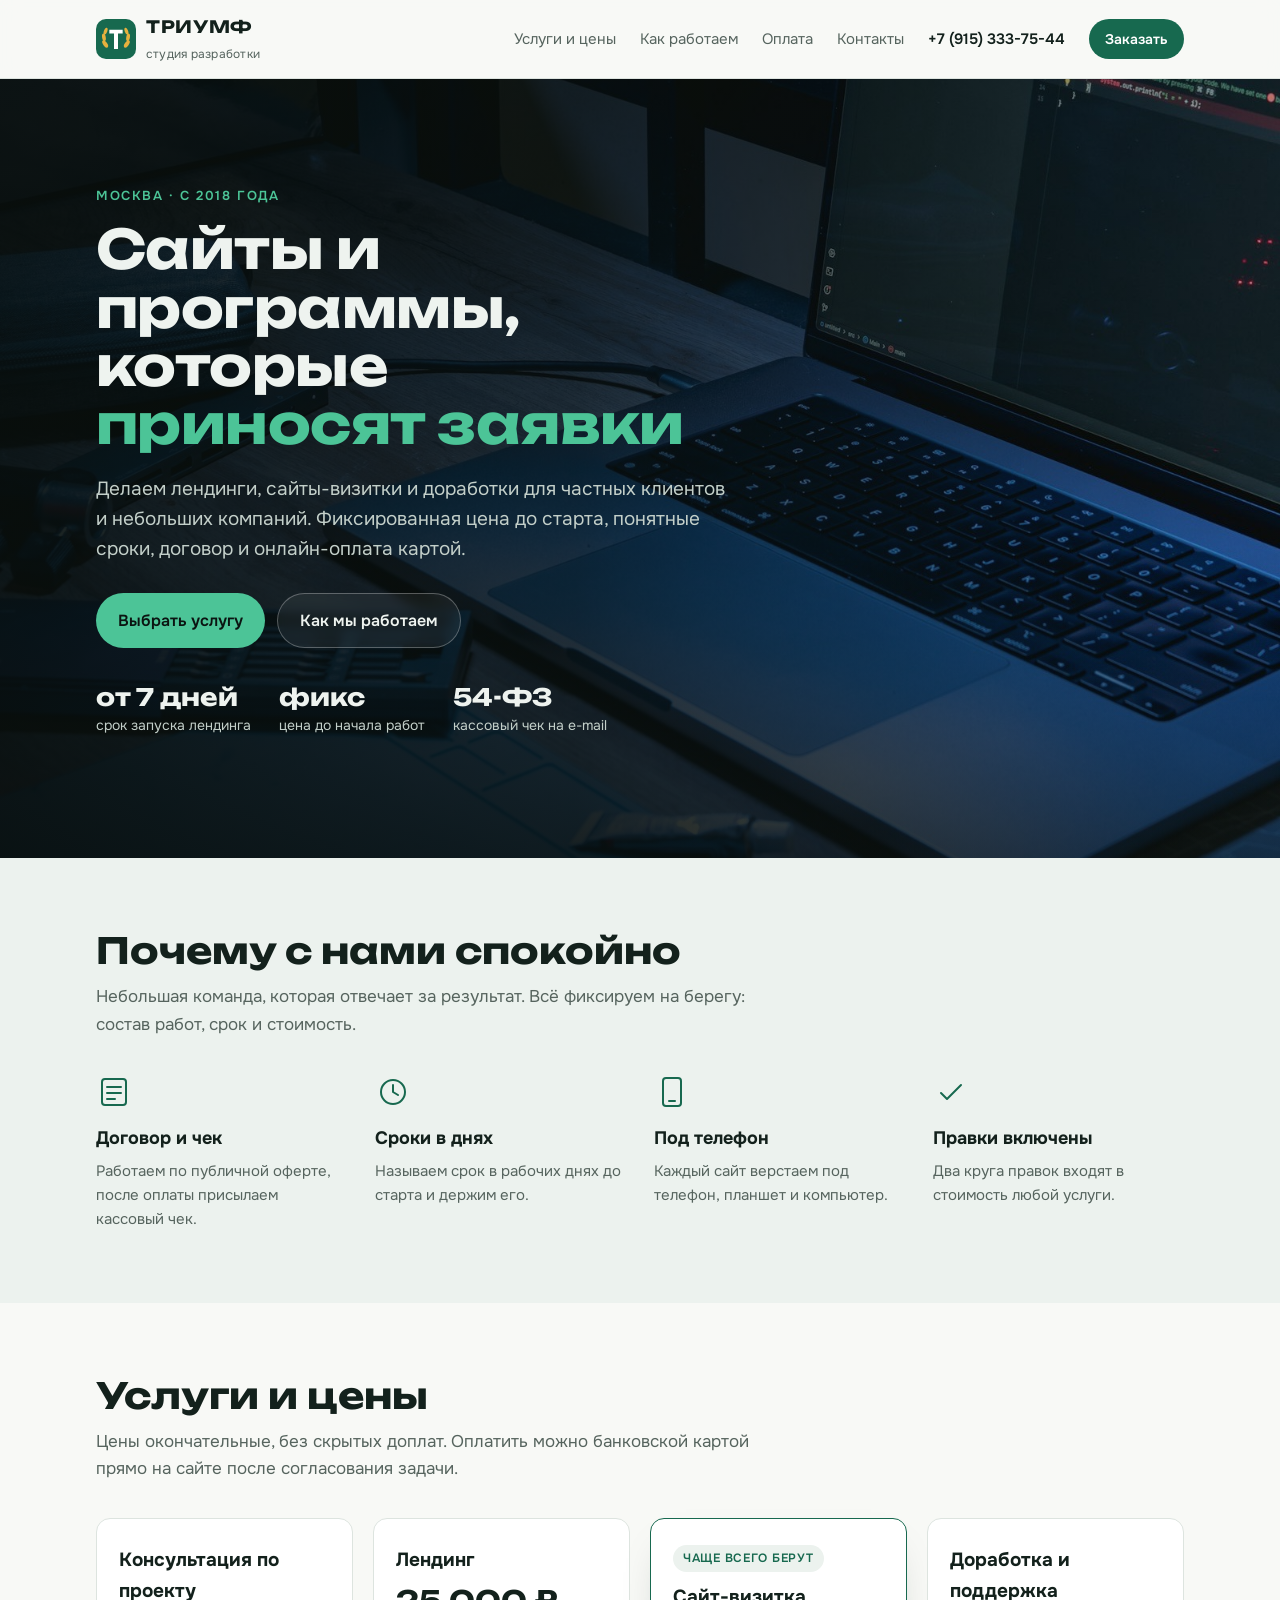
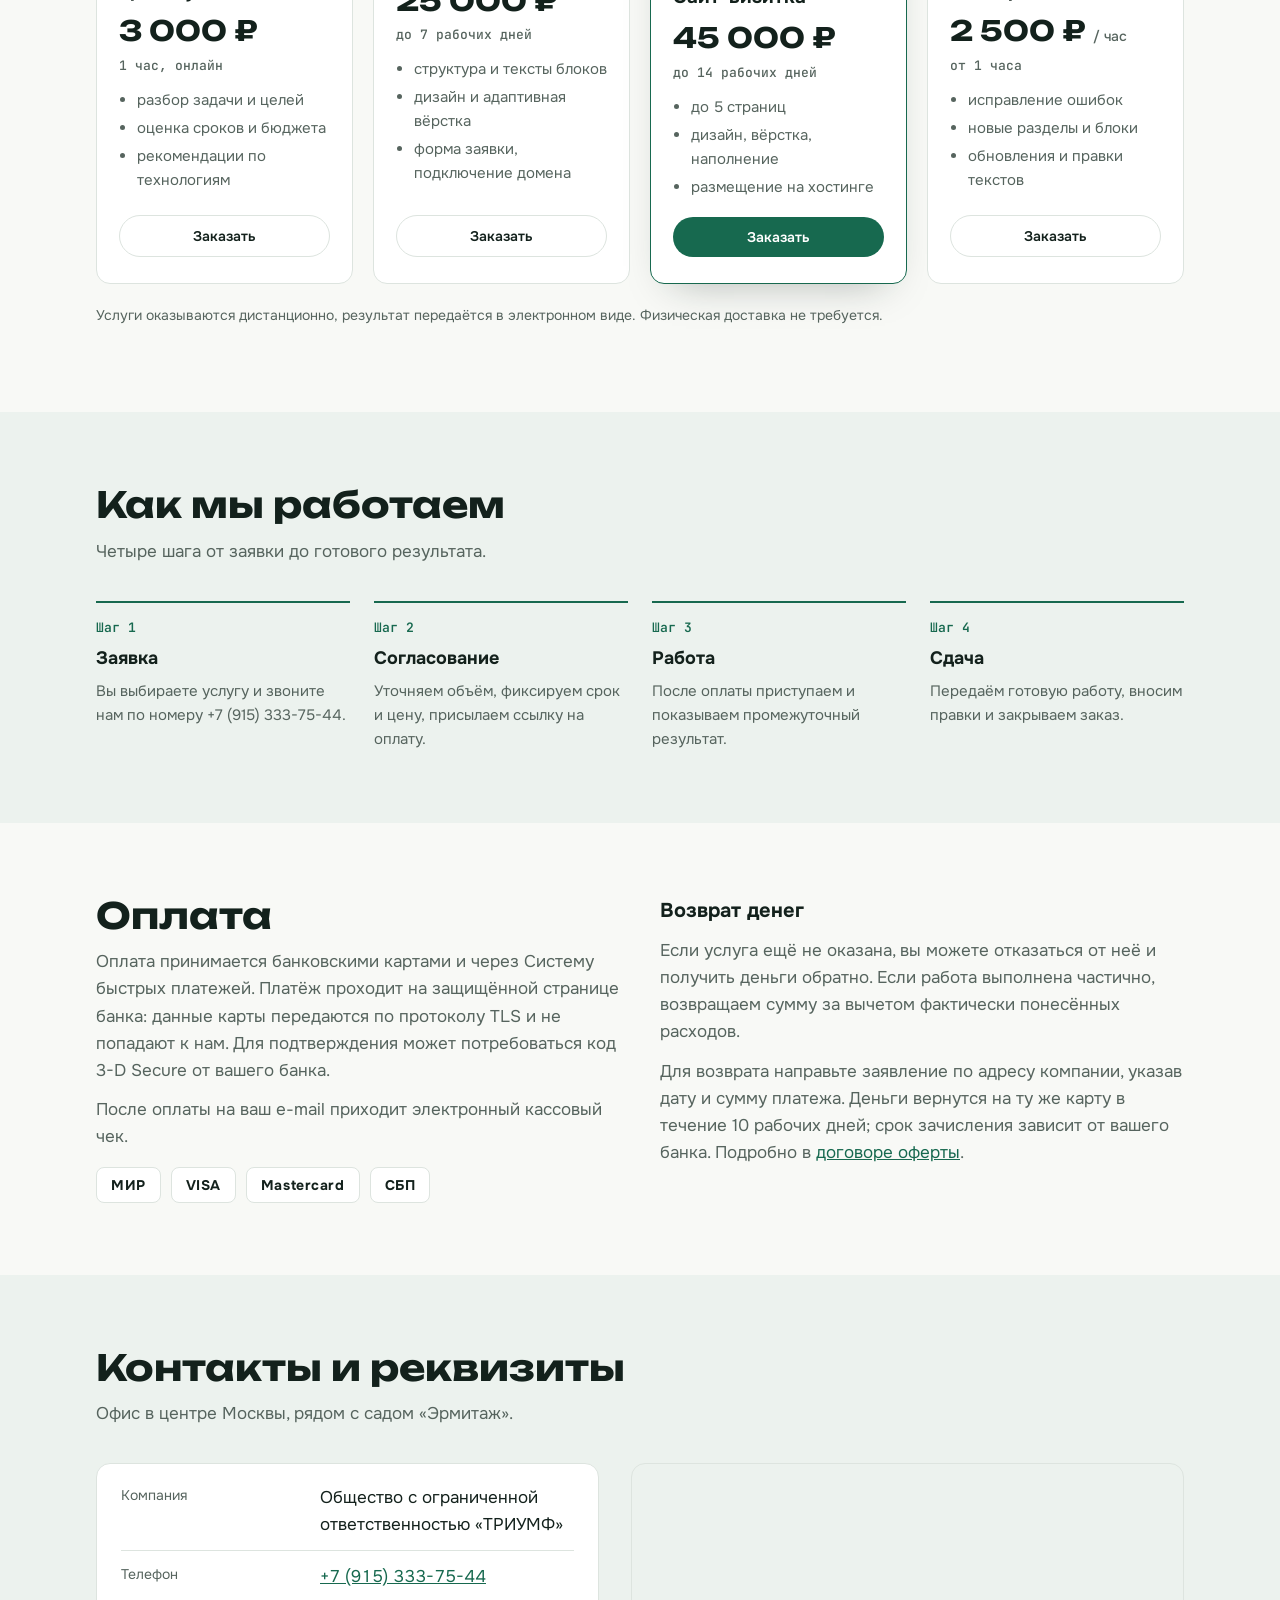
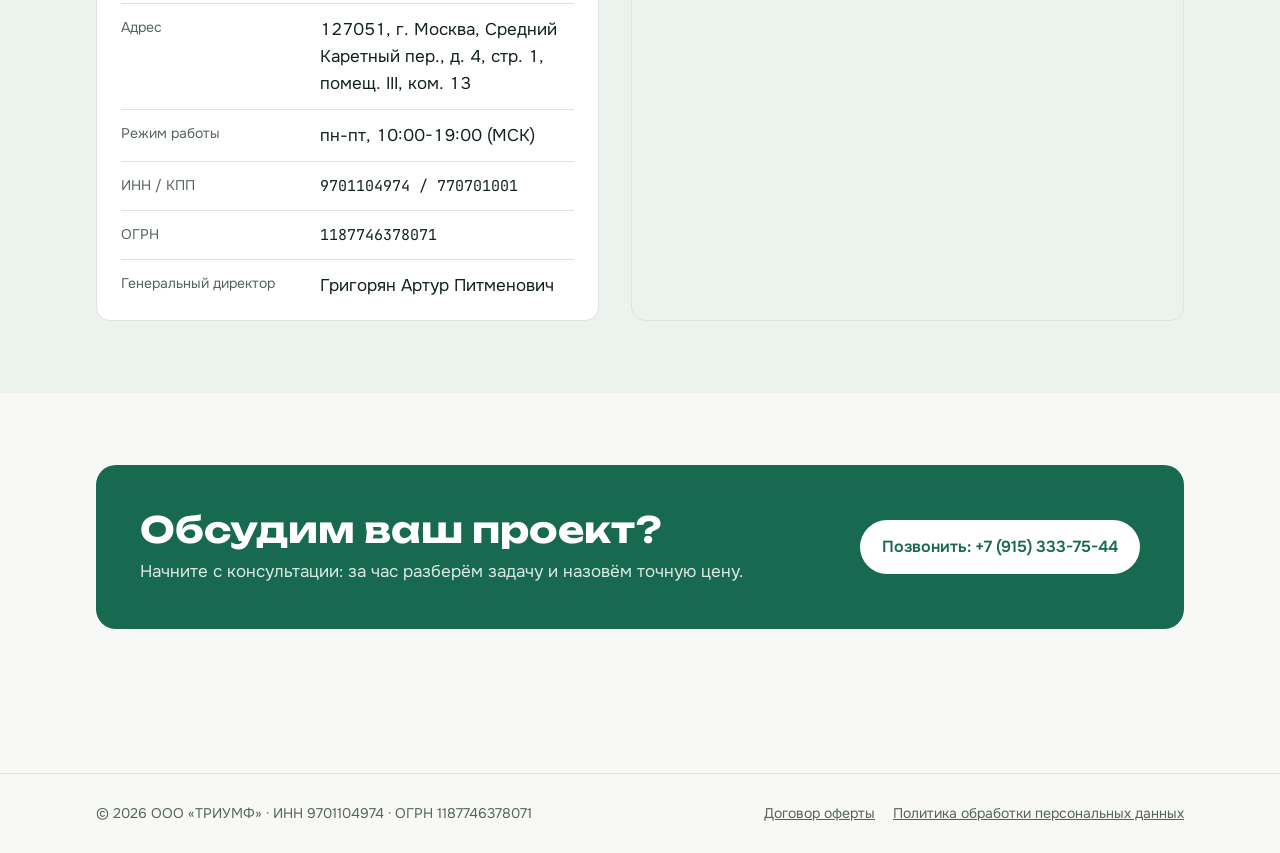
<file: index.html>
<!doctype html>
<html lang="ru">
<head>
<meta charset="utf-8">
<meta name="viewport" content="width=device-width, initial-scale=1, viewport-fit=cover">
<title>Триумф: разработка сайтов</title>
<meta name="description" content="ООО «ТРИУМФ»: разработка сайтов и программ в Москве. Фиксированные цены, договор и онлайн-оплата картой.">
<link rel="icon" href="logo.svg" type="image/svg+xml">
<link rel="preconnect" href="https://fonts.googleapis.com">
<link rel="preconnect" href="https://fonts.gstatic.com" crossorigin>
<link rel="stylesheet" href="https://fonts.googleapis.com/css2?family=Unbounded:wght@600;700&family=Onest:wght@400;500;600;700&family=JetBrains+Mono:wght@500;600&display=swap">
<link rel="stylesheet" href="style.css">
<style>
  .f-surface { fill: var(--surface); } .f-tint { fill: var(--tint); } .f-line { fill: var(--line); }
  .f-fg { fill: var(--fg); } .f-accent { fill: var(--accent); } .f-gold { fill: var(--gold); } .f-muted { fill: var(--muted); }
  .s-accent { stroke: var(--accent); } .s-gold { stroke: var(--gold); } .s-onaccent { stroke: var(--accent-fg); }
  .feat svg * { fill: none; stroke: var(--accent); stroke-width: 2; stroke-linecap: round; stroke-linejoin: round; }
</style>
</head>
<body>

<header class="top">
  <div class="wrap">
    <a class="brand" href="index.html">
      <img src="logo.svg" alt="" width="40" height="40">
      <span><b>ТРИУМФ</b><small>студия разработки</small></span>
    </a>
    <nav class="menu">
      <a href="#services">Услуги и цены</a>
      <a href="#process">Как работаем</a>
      <a href="#payment">Оплата</a>
      <a href="#contacts">Контакты</a>
      <a class="phone" href="tel:+79153337544">+7 (915) 333-75-44</a>
      <a class="btn small" href="#services">Заказать</a>
    </nav>
  </div>
</header>

<main>
  <section class="hero">
    <div class="hero-bg" aria-hidden="true"><img src="hero.jpg" alt="" width="1600" height="1300" fetchpriority="high"></div>
    <div class="wrap">
      <div>
        <p class="eyebrow">Москва · с 2018 года</p>
        <h1>Сайты и программы, которые <em>приносят заявки</em></h1>
        <p class="lead">Делаем лендинги, сайты-визитки и доработки для частных клиентов и небольших компаний. Фиксированная цена до старта, понятные сроки, договор и онлайн-оплата картой.</p>
        <div class="actions">
          <a class="btn" href="#services">Выбрать услугу</a>
          <a class="btn ghost" href="#process">Как мы работаем</a>
        </div>
        <ul class="facts">
          <li><b>от 7 дней</b><span>срок запуска лендинга</span></li>
          <li><b>фикс</b><span>цена до начала работ</span></li>
          <li><b>54-ФЗ</b><span>кассовый чек на e-mail</span></li>
        </ul>
      </div>
    </div>
  </section>

  <section class="sec tint">
    <div class="wrap">
      <h2>Почему с нами спокойно</h2>
      <p class="sub">Небольшая команда, которая отвечает за результат. Всё фиксируем на берегу: состав работ, срок и стоимость.</p>
      <div class="feats">
        <div class="feat">
          <svg viewBox="0 0 36 36"><rect x="6" y="5" width="24" height="26" rx="3"/><path d="M11 13h14M11 19h14M11 25h8"/></svg>
          <h3>Договор и чек</h3>
          <p>Работаем по публичной оферте, после оплаты присылаем кассовый чек.</p>
        </div>
        <div class="feat">
          <svg viewBox="0 0 36 36"><circle cx="18" cy="18" r="12"/><path d="M18 11v7l5 3"/></svg>
          <h3>Сроки в днях</h3>
          <p>Называем срок в рабочих днях до старта и держим его.</p>
        </div>
        <div class="feat">
          <svg viewBox="0 0 36 36"><rect x="9" y="4" width="18" height="28" rx="3"/><path d="M15 27h6"/></svg>
          <h3>Под телефон</h3>
          <p>Каждый сайт верстаем под телефон, планшет и компьютер.</p>
        </div>
        <div class="feat">
          <svg viewBox="0 0 36 36"><path d="M8 19l6 6 14-14"/></svg>
          <h3>Правки включены</h3>
          <p>Два круга правок входят в стоимость любой услуги.</p>
        </div>
      </div>
    </div>
  </section>

  <section class="sec" id="services">
    <div class="wrap">
      <h2>Услуги и цены</h2>
      <p class="sub">Цены окончательные, без скрытых доплат. Оплатить можно банковской картой прямо на сайте после согласования задачи.</p>
      <div class="prices">
        <article class="plan">
          <h3>Консультация по проекту</h3>
          <div class="cost">3 000 ₽</div>
          <div class="term">1 час, онлайн</div>
          <ul>
            <li>разбор задачи и целей</li>
            <li>оценка сроков и бюджета</li>
            <li>рекомендации по технологиям</li>
          </ul>
          <a class="btn ghost small" href="#contacts">Заказать</a>
        </article>
        <article class="plan">
          <h3>Лендинг</h3>
          <div class="cost">25 000 ₽</div>
          <div class="term">до 7 рабочих дней</div>
          <ul>
            <li>структура и тексты блоков</li>
            <li>дизайн и адаптивная вёрстка</li>
            <li>форма заявки, подключение домена</li>
          </ul>
          <a class="btn ghost small" href="#contacts">Заказать</a>
        </article>
        <article class="plan hit">
          <span class="tag">Чаще всего берут</span>
          <h3>Сайт-визитка</h3>
          <div class="cost">45 000 ₽</div>
          <div class="term">до 14 рабочих дней</div>
          <ul>
            <li>до 5 страниц</li>
            <li>дизайн, вёрстка, наполнение</li>
            <li>размещение на хостинге</li>
          </ul>
          <a class="btn small" href="#contacts">Заказать</a>
        </article>
        <article class="plan">
          <h3>Доработка и поддержка</h3>
          <div class="cost">2 500 ₽ <small>/ час</small></div>
          <div class="term">от 1 часа</div>
          <ul>
            <li>исправление ошибок</li>
            <li>новые разделы и блоки</li>
            <li>обновления и правки текстов</li>
          </ul>
          <a class="btn ghost small" href="#contacts">Заказать</a>
        </article>
      </div>
      <p class="note">Услуги оказываются дистанционно, результат передаётся в электронном виде. Физическая доставка не требуется.</p>
    </div>
  </section>

  <section class="sec tint" id="process">
    <div class="wrap">
      <h2>Как мы работаем</h2>
      <p class="sub">Четыре шага от заявки до готового результата.</p>
      <ol class="steps">
        <li><h3>Заявка</h3><p>Вы выбираете услугу и звоните нам по номеру +7 (915) 333-75-44.</p></li>
        <li><h3>Согласование</h3><p>Уточняем объём, фиксируем срок и цену, присылаем ссылку на оплату.</p></li>
        <li><h3>Работа</h3><p>После оплаты приступаем и показываем промежуточный результат.</p></li>
        <li><h3>Сдача</h3><p>Передаём готовую работу, вносим правки и закрываем заказ.</p></li>
      </ol>
    </div>
  </section>

  <section class="sec" id="payment">
    <div class="wrap pay">
      <div>
        <h2>Оплата</h2>
        <p>Оплата принимается банковскими картами и через Систему быстрых платежей. Платёж проходит на защищённой странице банка: данные карты передаются по протоколу TLS и не попадают к нам. Для подтверждения может потребоваться код 3-D Secure от вашего банка.</p>
        <p>После оплаты на ваш e-mail приходит электронный кассовый чек.</p>
        <div class="cards"><span>МИР</span><span>VISA</span><span>Mastercard</span><span>СБП</span></div>
      </div>
      <div>
        <h3>Возврат денег</h3>
        <p>Если услуга ещё не оказана, вы можете отказаться от неё и получить деньги обратно. Если работа выполнена частично, возвращаем сумму за вычетом фактически понесённых расходов.</p>
        <p>Для возврата направьте заявление по адресу компании, указав дату и сумму платежа. Деньги вернутся на ту же карту в течение 10 рабочих дней; срок зачисления зависит от вашего банка. Подробно в <a href="oferta.html">договоре оферты</a>.</p>
      </div>
    </div>
  </section>

  <section class="sec tint" id="contacts">
    <div class="wrap">
      <h2>Контакты и реквизиты</h2>
      <p class="sub">Офис в центре Москвы, рядом с садом «Эрмитаж».</p>
      <div class="contact">
        <div class="req">
          <dl>
            <div><dt>Компания</dt><dd>Общество с ограниченной ответственностью «ТРИУМФ»</dd></div>
            <div><dt>Телефон</dt><dd><a href="tel:+79153337544">+7 (915) 333-75-44</a></dd></div>
            <div><dt>Адрес</dt><dd>127051, г. Москва, Средний Каретный пер., д. 4, стр. 1, помещ. III, ком. 13</dd></div>
            <div><dt>Режим работы</dt><dd>пн-пт, 10:00-19:00 (МСК)</dd></div>
            <div><dt>ИНН / КПП</dt><dd class="num">9701104974 / 770701001</dd></div>
            <div><dt>ОГРН</dt><dd class="num">1187746378071</dd></div>
            <div><dt>Генеральный директор</dt><dd>Григорян Артур Питменович</dd></div>
          </dl>
        </div>
        <div class="map">
          <iframe title="Карта: Средний Каретный переулок, 4с1" loading="lazy"
            src="https://yandex.ru/map-widget/v1/?text=%D0%9C%D0%BE%D1%81%D0%BA%D0%B2%D0%B0%2C%20%D0%A1%D1%80%D0%B5%D0%B4%D0%BD%D0%B8%D0%B9%20%D0%9A%D0%B0%D1%80%D0%B5%D1%82%D0%BD%D1%8B%D0%B9%20%D0%BF%D0%B5%D1%80%D0%B5%D1%83%D0%BB%D0%BE%D0%BA%2C%204%D1%811&amp;z=16"></iframe>
        </div>
      </div>
    </div>
  </section>

  <section class="sec">
    <div class="wrap">
      <div class="cta">
        <div>
          <h2>Обсудим ваш проект?</h2>
          <p>Начните с консультации: за час разберём задачу и назовём точную цену.</p>
        </div>
        <a class="btn" href="tel:+79153337544">Позвонить: +7 (915) 333-75-44</a>
      </div>
    </div>
  </section>
</main>

<footer class="foot">
  <div class="wrap">
    <div>© 2026 ООО «ТРИУМФ» · ИНН 9701104974 · ОГРН 1187746378071</div>
    <nav><a href="oferta.html">Договор оферты</a><a href="privacy.html">Политика обработки персональных данных</a></nav>
  </div>
</footer>
</body>
</html>
</file>
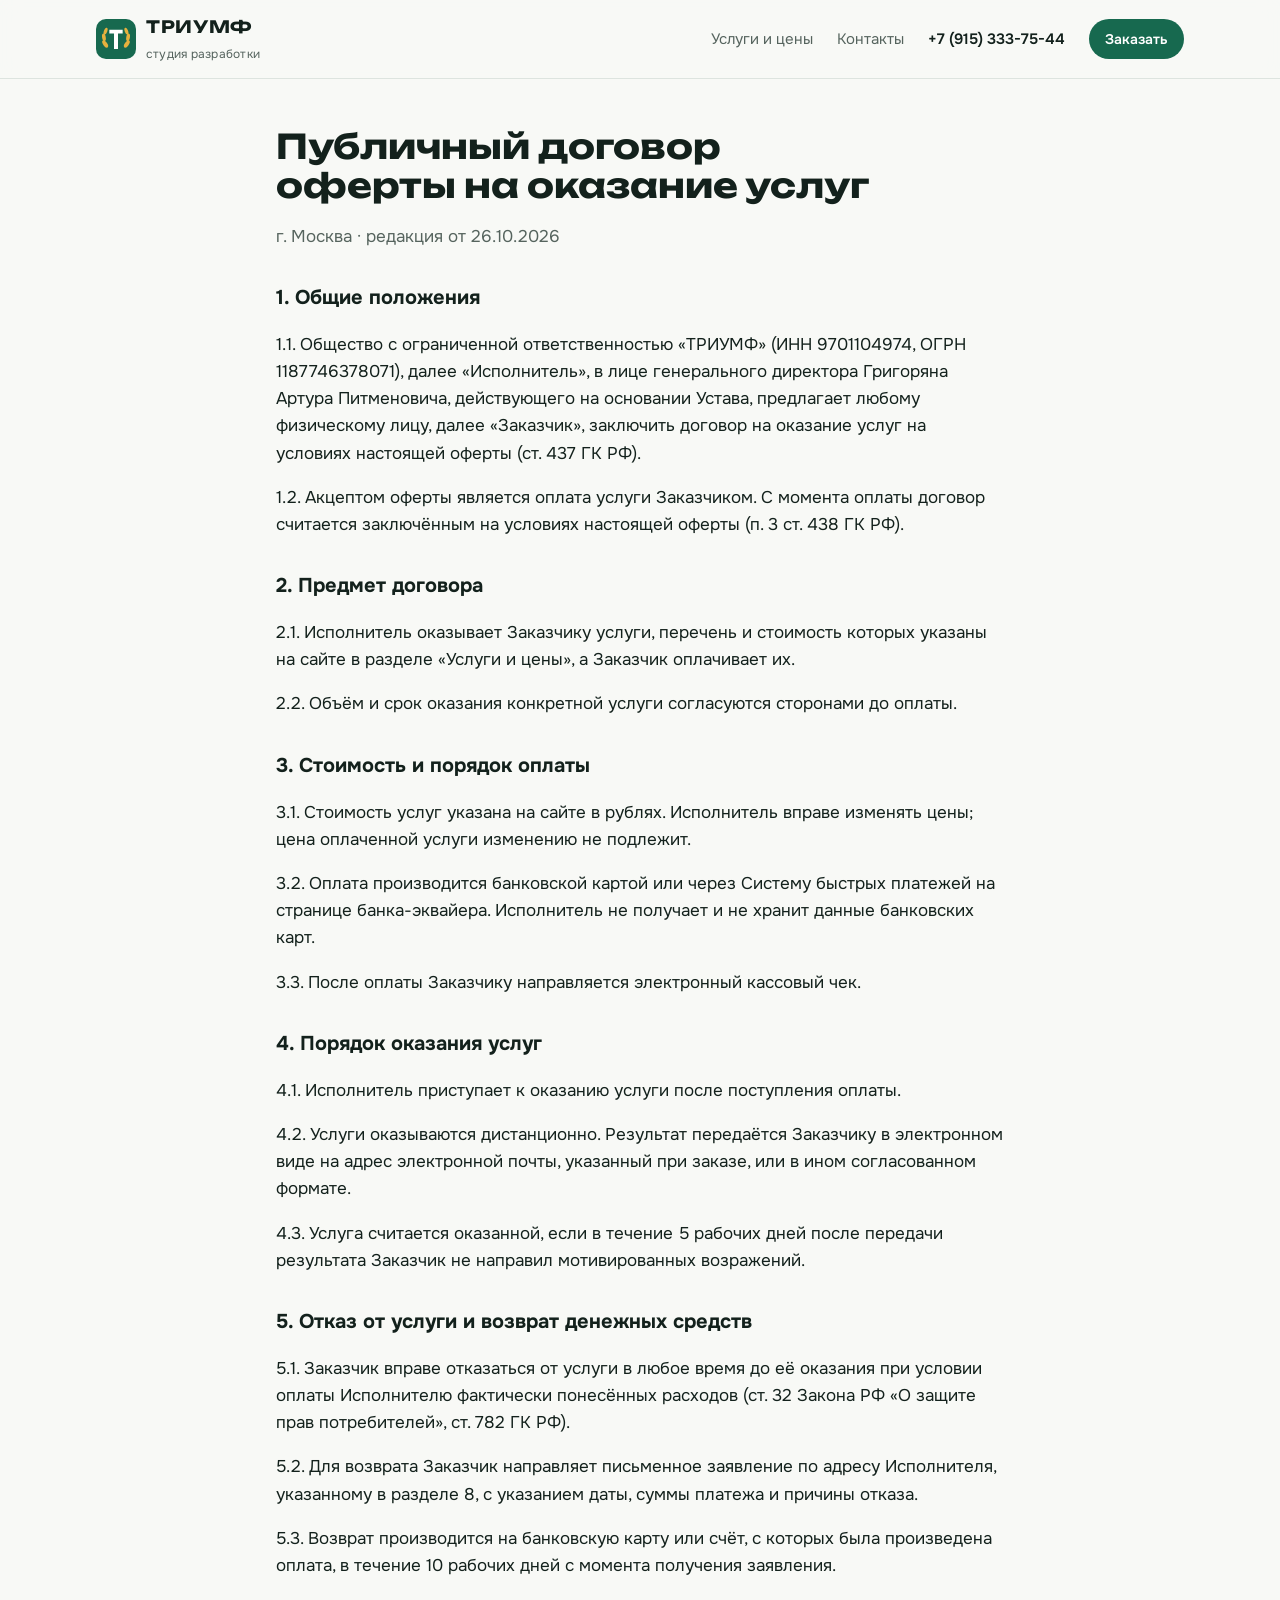
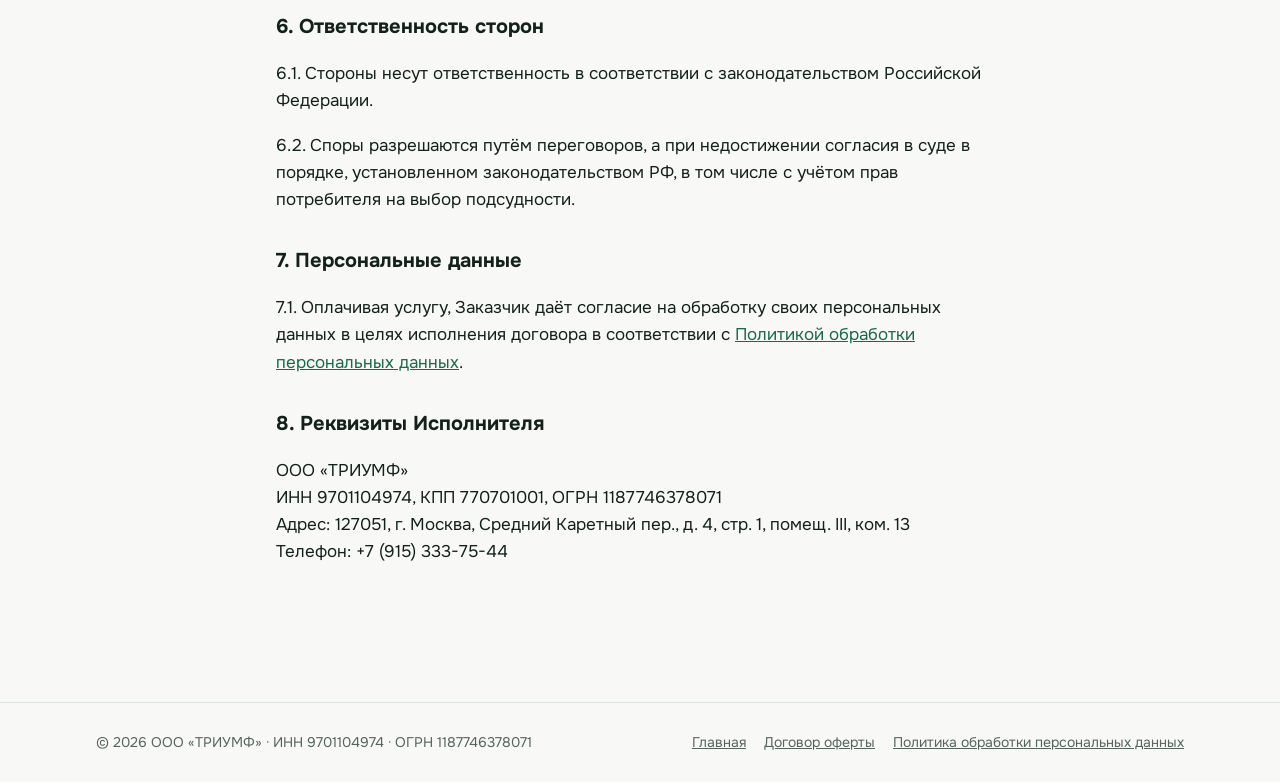
<file: oferta.html>
<!doctype html>
<html lang="ru">
<head>
<meta charset="utf-8">
<meta name="viewport" content="width=device-width, initial-scale=1, viewport-fit=cover">
<title>Договор оферты</title>
<link rel="icon" href="logo.svg" type="image/svg+xml">
<link rel="stylesheet" href="https://fonts.googleapis.com/css2?family=Unbounded:wght@600;700&family=Onest:wght@400;500;600;700&family=JetBrains+Mono:wght@500;600&display=swap">
<link rel="stylesheet" href="style.css">
</head>
<body>
<header class="top">
  <div class="wrap">
    <a class="brand" href="index.html">
      <img src="logo.svg" alt="" width="40" height="40">
      <span><b>ТРИУМФ</b><small>студия разработки</small></span>
    </a>
    <nav class="menu">
      <a href="index.html#services">Услуги и цены</a>
      <a href="index.html#contacts">Контакты</a>
      <a class="phone" href="tel:+79153337544">+7 (915) 333-75-44</a>
      <a class="btn small" href="index.html#services">Заказать</a>
    </nav>
  </div>
</header>

<main class="wrap doc">
  <h1>Публичный договор оферты на оказание услуг</h1>
  <p class="meta">г. Москва · редакция от 26.10.2026</p>

  <h2>1. Общие положения</h2>
  <p>1.1. Общество с ограниченной ответственностью «ТРИУМФ» (ИНН 9701104974, ОГРН 1187746378071), далее «Исполнитель», в лице генерального директора Григоряна Артура Питменовича, действующего на основании Устава, предлагает любому физическому лицу, далее «Заказчик», заключить договор на оказание услуг на условиях настоящей оферты (ст. 437 ГК РФ).</p>
  <p>1.2. Акцептом оферты является оплата услуги Заказчиком. С момента оплаты договор считается заключённым на условиях настоящей оферты (п. 3 ст. 438 ГК РФ).</p>

  <h2>2. Предмет договора</h2>
  <p>2.1. Исполнитель оказывает Заказчику услуги, перечень и стоимость которых указаны на сайте в разделе «Услуги и цены», а Заказчик оплачивает их.</p>
  <p>2.2. Объём и срок оказания конкретной услуги согласуются сторонами до оплаты.</p>

  <h2>3. Стоимость и порядок оплаты</h2>
  <p>3.1. Стоимость услуг указана на сайте в рублях. Исполнитель вправе изменять цены; цена оплаченной услуги изменению не подлежит.</p>
  <p>3.2. Оплата производится банковской картой или через Систему быстрых платежей на странице банка-эквайера. Исполнитель не получает и не хранит данные банковских карт.</p>
  <p>3.3. После оплаты Заказчику направляется электронный кассовый чек.</p>

  <h2>4. Порядок оказания услуг</h2>
  <p>4.1. Исполнитель приступает к оказанию услуги после поступления оплаты.</p>
  <p>4.2. Услуги оказываются дистанционно. Результат передаётся Заказчику в электронном виде на адрес электронной почты, указанный при заказе, или в ином согласованном формате.</p>
  <p>4.3. Услуга считается оказанной, если в течение 5 рабочих дней после передачи результата Заказчик не направил мотивированных возражений.</p>

  <h2>5. Отказ от услуги и возврат денежных средств</h2>
  <p>5.1. Заказчик вправе отказаться от услуги в любое время до её оказания при условии оплаты Исполнителю фактически понесённых расходов (ст. 32 Закона РФ «О защите прав потребителей», ст. 782 ГК РФ).</p>
  <p>5.2. Для возврата Заказчик направляет письменное заявление по адресу Исполнителя, указанному в разделе 8, с указанием даты, суммы платежа и причины отказа.</p>
  <p>5.3. Возврат производится на банковскую карту или счёт, с которых была произведена оплата, в течение 10 рабочих дней с момента получения заявления.</p>

  <h2>6. Ответственность сторон</h2>
  <p>6.1. Стороны несут ответственность в соответствии с законодательством Российской Федерации.</p>
  <p>6.2. Споры разрешаются путём переговоров, а при недостижении согласия в суде в порядке, установленном законодательством РФ, в том числе с учётом прав потребителя на выбор подсудности.</p>

  <h2>7. Персональные данные</h2>
  <p>7.1. Оплачивая услугу, Заказчик даёт согласие на обработку своих персональных данных в целях исполнения договора в соответствии с <a href="privacy.html">Политикой обработки персональных данных</a>.</p>

  <h2>8. Реквизиты Исполнителя</h2>
  <p>ООО «ТРИУМФ»<br>
  ИНН 9701104974, КПП 770701001, ОГРН 1187746378071<br>
  Адрес: 127051, г. Москва, Средний Каретный пер., д. 4, стр. 1, помещ. III, ком. 13<br>
  Телефон: +7 (915) 333-75-44</p>
</main>

<footer class="foot">
  <div class="wrap">
    <div>© 2026 ООО «ТРИУМФ» · ИНН 9701104974 · ОГРН 1187746378071</div>
    <nav><a href="index.html">Главная</a><a href="oferta.html">Договор оферты</a><a href="privacy.html">Политика обработки персональных данных</a></nav>
  </div>
</footer>
</body>
</html>
</file>
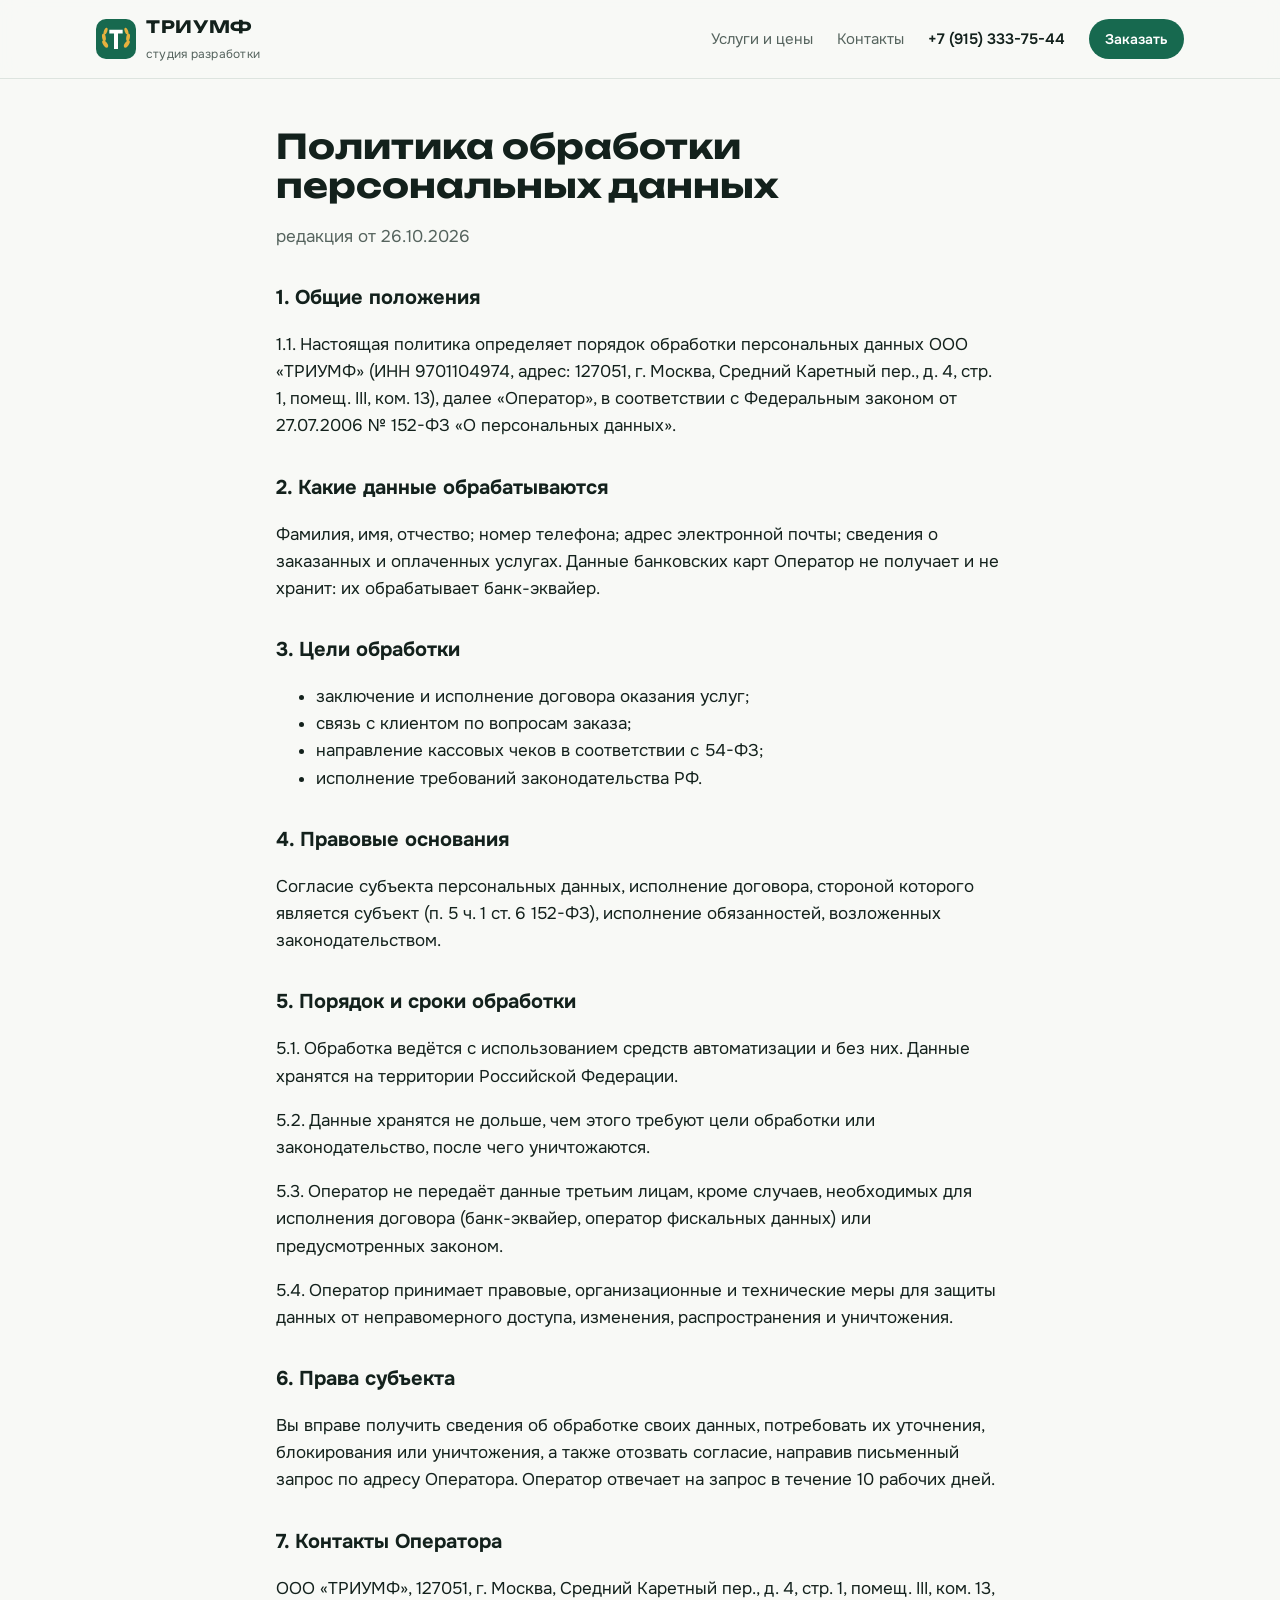
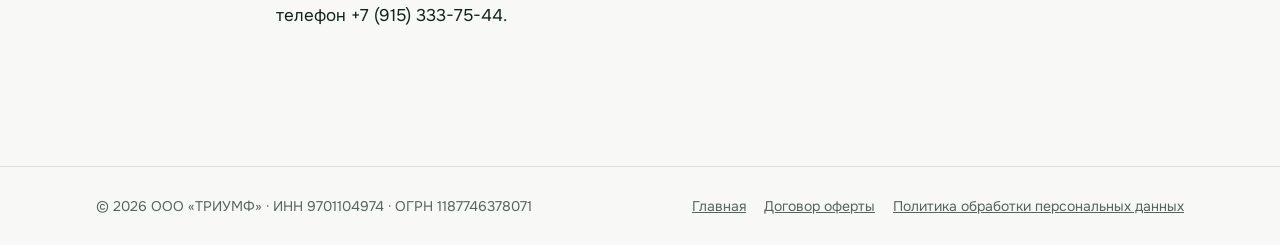
<file: privacy.html>
<!doctype html>
<html lang="ru">
<head>
<meta charset="utf-8">
<meta name="viewport" content="width=device-width, initial-scale=1, viewport-fit=cover">
<title>Политика обработки персональных данных</title>
<link rel="icon" href="logo.svg" type="image/svg+xml">
<link rel="stylesheet" href="https://fonts.googleapis.com/css2?family=Unbounded:wght@600;700&family=Onest:wght@400;500;600;700&family=JetBrains+Mono:wght@500;600&display=swap">
<link rel="stylesheet" href="style.css">
</head>
<body>
<header class="top">
  <div class="wrap">
    <a class="brand" href="index.html">
      <img src="logo.svg" alt="" width="40" height="40">
      <span><b>ТРИУМФ</b><small>студия разработки</small></span>
    </a>
    <nav class="menu">
      <a href="index.html#services">Услуги и цены</a>
      <a href="index.html#contacts">Контакты</a>
      <a class="phone" href="tel:+79153337544">+7 (915) 333-75-44</a>
      <a class="btn small" href="index.html#services">Заказать</a>
    </nav>
  </div>
</header>

<main class="wrap doc">
  <h1>Политика обработки персональных данных</h1>
  <p class="meta">редакция от 26.10.2026</p>

  <h2>1. Общие положения</h2>
  <p>1.1. Настоящая политика определяет порядок обработки персональных данных ООО «ТРИУМФ» (ИНН 9701104974, адрес: 127051, г. Москва, Средний Каретный пер., д. 4, стр. 1, помещ. III, ком. 13), далее «Оператор», в соответствии с Федеральным законом от 27.07.2006 № 152-ФЗ «О персональных данных».</p>

  <h2>2. Какие данные обрабатываются</h2>
  <p>Фамилия, имя, отчество; номер телефона; адрес электронной почты; сведения о заказанных и оплаченных услугах. Данные банковских карт Оператор не получает и не хранит: их обрабатывает банк-эквайер.</p>

  <h2>3. Цели обработки</h2>
  <ul>
    <li>заключение и исполнение договора оказания услуг;</li>
    <li>связь с клиентом по вопросам заказа;</li>
    <li>направление кассовых чеков в соответствии с 54-ФЗ;</li>
    <li>исполнение требований законодательства РФ.</li>
  </ul>

  <h2>4. Правовые основания</h2>
  <p>Согласие субъекта персональных данных, исполнение договора, стороной которого является субъект (п. 5 ч. 1 ст. 6 152-ФЗ), исполнение обязанностей, возложенных законодательством.</p>

  <h2>5. Порядок и сроки обработки</h2>
  <p>5.1. Обработка ведётся с использованием средств автоматизации и без них. Данные хранятся на территории Российской Федерации.</p>
  <p>5.2. Данные хранятся не дольше, чем этого требуют цели обработки или законодательство, после чего уничтожаются.</p>
  <p>5.3. Оператор не передаёт данные третьим лицам, кроме случаев, необходимых для исполнения договора (банк-эквайер, оператор фискальных данных) или предусмотренных законом.</p>
  <p>5.4. Оператор принимает правовые, организационные и технические меры для защиты данных от неправомерного доступа, изменения, распространения и уничтожения.</p>

  <h2>6. Права субъекта</h2>
  <p>Вы вправе получить сведения об обработке своих данных, потребовать их уточнения, блокирования или уничтожения, а также отозвать согласие, направив письменный запрос по адресу Оператора. Оператор отвечает на запрос в течение 10 рабочих дней.</p>

  <h2>7. Контакты Оператора</h2>
  <p>ООО «ТРИУМФ», 127051, г. Москва, Средний Каретный пер., д. 4, стр. 1, помещ. III, ком. 13, телефон +7 (915) 333-75-44.</p>
</main>

<footer class="foot">
  <div class="wrap">
    <div>© 2026 ООО «ТРИУМФ» · ИНН 9701104974 · ОГРН 1187746378071</div>
    <nav><a href="index.html">Главная</a><a href="oferta.html">Договор оферты</a><a href="privacy.html">Политика обработки персональных данных</a></nav>
  </div>
</footer>
</body>
</html>
</file>
<file: style.css>
/* Layout: светлая студийная страница, крупный заголовок слева и иллюстрация-макет справа,
   дальше секции на общей сетке 1120px; лавровое золото только в логотипе и акцентах цен. */
:root {
  --bg: #f8f9f6;
  --surface: #ffffff;
  --tint: #ecf2ee;
  --fg: #13211c;
  --muted: #56645e;
  --line: #dde4df;
  --accent: #17694f;
  --accent-fg: #ffffff;
  --gold: #c8921d;
  --shadow: 0 18px 40px -22px rgba(19, 33, 28, 0.35);
  --font-display: "Unbounded", "Arial Black", system-ui, sans-serif;
  --font-body: "Onest", -apple-system, "Segoe UI", Roboto, Arial, sans-serif;
  --font-mono: "JetBrains Mono", ui-monospace, Menlo, Consolas, monospace;
  --r: 14px;
}
@media (prefers-color-scheme: dark) {
  :root:not([data-theme="light"]) {
    --bg: #0f1714; --surface: #16211d; --tint: #1b2a24; --fg: #e8efe9; --muted: #9aa9a2;
    --line: #26352f; --accent: #3fb38a; --accent-fg: #0b1411; --gold: #e6b13e;
    --shadow: 0 18px 40px -22px rgba(0, 0, 0, 0.7); color-scheme: dark;
  }
}
:root[data-theme="dark"] {
  --bg: #0f1714; --surface: #16211d; --tint: #1b2a24; --fg: #e8efe9; --muted: #9aa9a2;
  --line: #26352f; --accent: #3fb38a; --accent-fg: #0b1411; --gold: #e6b13e;
  --shadow: 0 18px 40px -22px rgba(0, 0, 0, 0.7); color-scheme: dark;
}

* { box-sizing: border-box; }
html { scroll-behavior: smooth; }
@media (prefers-reduced-motion: reduce) { html { scroll-behavior: auto; } * { transition: none !important; } }
body {
  margin: 0;
  background: var(--bg);
  color: var(--fg);
  font: 17px/1.6 var(--font-body);
}
img { max-width: 100%; }
a { color: var(--accent); }
a:focus-visible, .btn:focus-visible { outline: 3px solid var(--gold); outline-offset: 3px; }

.wrap {
  max-width: 1120px;
  margin: 0 auto;
  padding-left: max(16px, env(safe-area-inset-left, 0px));
  padding-right: max(16px, env(safe-area-inset-right, 0px));
}

/* header */
.top { position: sticky; top: 0; z-index: 5; background: color-mix(in srgb, var(--bg) 88%, transparent); backdrop-filter: blur(10px); border-bottom: 1px solid var(--line); }
.top .wrap { display: flex; align-items: center; justify-content: space-between; gap: 16px; padding-block: 14px; }
.brand { display: flex; align-items: center; gap: 10px; color: var(--fg); text-decoration: none; }
.brand img { width: 40px; height: 40px; display: block; }
.brand b { font: 700 17px/1 var(--font-display); letter-spacing: 0.04em; }
.brand small { display: block; color: var(--muted); font-size: 12px; margin-top: 4px; letter-spacing: 0.02em; }
.menu { display: flex; gap: 24px; align-items: center; }
.menu a { color: var(--muted); text-decoration: none; font-size: 15px; }
.menu a:hover { color: var(--fg); }

.btn {
  display: inline-flex; align-items: center; justify-content: center; gap: 8px;
  padding: 14px 22px; border-radius: 999px; font-weight: 600; font-size: 16px;
  background: var(--accent); color: var(--accent-fg); text-decoration: none; border: 0;
  transition: transform .15s ease, box-shadow .15s ease;
}
.btn:hover { transform: translateY(-1px); box-shadow: var(--shadow); }
.btn.ghost { background: transparent; color: var(--fg); border: 1px solid var(--line); }
.btn.small { padding: 9px 16px; font-size: 14px; }

/* hero */
.hero .wrap { display: grid; grid-template-columns: 1.05fr 1fr; gap: 48px; align-items: center; padding-block: 64px 56px; }
.eyebrow { font: 600 13px/1 var(--font-body); letter-spacing: 0.12em; text-transform: uppercase; color: var(--accent); margin: 0 0 18px; }
.hero h1 { font: 700 clamp(32px, 4.6vw, 54px)/1.08 var(--font-display); letter-spacing: -0.01em; margin: 0 0 20px; text-wrap: balance; }
.hero h1 em { font-style: normal; color: var(--accent); }
.hero .lead { font-size: 19px; color: var(--muted); max-width: 34em; margin: 0 0 28px; }
.hero .actions { display: flex; flex-wrap: wrap; gap: 12px; }
.facts { display: flex; flex-wrap: wrap; gap: 28px; margin: 36px 0 0; padding: 0; list-style: none; }
.facts b { display: block; font: 700 24px/1.1 var(--font-display); }
.facts span { color: var(--muted); font-size: 14px; }
.art { min-width: 0; }
.art svg { width: 100%; height: auto; display: block; }

/* sections */
.sec { padding-block: 72px; }
.sec.tint { background: var(--tint); }
.sec h2 { font: 700 clamp(26px, 3vw, 36px)/1.15 var(--font-display); margin: 0 0 12px; text-wrap: balance; }
.sec .sub { color: var(--muted); margin: 0 0 36px; max-width: 40em; }

.feats { display: grid; grid-template-columns: repeat(4, 1fr); gap: 28px; }
.feat svg { width: 36px; height: 36px; display: block; margin-bottom: 14px; }
.feat h3 { font-size: 18px; margin: 0 0 6px; }
.feat p { margin: 0; color: var(--muted); font-size: 15px; }

.prices { display: grid; grid-template-columns: repeat(4, 1fr); gap: 20px; }
.plan { background: var(--surface); border: 1px solid var(--line); border-radius: var(--r); padding: 26px 22px; display: flex; flex-direction: column; gap: 10px; min-width: 0; }
.plan.hit { border-color: var(--accent); box-shadow: var(--shadow); }
.plan .tag { align-self: flex-start; font-size: 12px; font-weight: 600; letter-spacing: .06em; text-transform: uppercase; color: var(--accent); background: var(--tint); padding: 4px 10px; border-radius: 999px; }
.plan h3 { margin: 0; font-size: 19px; }
.plan .cost { font: 700 28px/1.1 var(--font-display); }
.plan .cost small { font: 500 14px var(--font-body); color: var(--muted); }
.plan .term { font: 500 13px var(--font-mono); color: var(--muted); }
.plan ul { margin: 4px 0 8px; padding-left: 18px; color: var(--muted); font-size: 15px; flex: 1; }
.plan li + li { margin-top: 4px; }
.note { color: var(--muted); font-size: 14px; margin-top: 20px; }

.steps { display: grid; grid-template-columns: repeat(4, 1fr); gap: 24px; counter-reset: s; list-style: none; margin: 0; padding: 0; }
.steps li { counter-increment: s; border-top: 2px solid var(--accent); padding-top: 16px; }
.steps li::before { content: "Шаг " counter(s); display: block; font: 600 13px var(--font-mono); color: var(--accent); margin-bottom: 8px; }
.steps h3 { margin: 0 0 6px; font-size: 18px; }
.steps p { margin: 0; color: var(--muted); font-size: 15px; }

.pay { display: grid; grid-template-columns: 1fr 1fr; gap: 40px; }
.pay h3 { margin: 0 0 10px; font-size: 20px; }
.pay p { margin: 0 0 12px; color: var(--muted); }
.cards { display: flex; flex-wrap: wrap; gap: 10px; margin-top: 16px; }
.cards span { font: 700 14px var(--font-body); letter-spacing: .04em; padding: 8px 14px; border-radius: 8px; background: var(--surface); border: 1px solid var(--line); }

.contact { display: grid; grid-template-columns: 1fr 1.1fr; gap: 32px; align-items: stretch; }
.req { background: var(--surface); border: 1px solid var(--line); border-radius: var(--r); padding: 8px 24px; min-width: 0; }
.req dl { margin: 0; }
.req div { display: grid; grid-template-columns: 11em 1fr; gap: 12px; padding-block: 12px; border-bottom: 1px solid var(--line); }
.req div:last-child { border-bottom: 0; }
.req dt { color: var(--muted); font-size: 14px; }
.req dd { margin: 0; font-variant-numeric: tabular-nums; }
.req .num { font-family: var(--font-mono); font-size: 15px; }
.map { border-radius: var(--r); overflow: hidden; border: 1px solid var(--line); min-height: 340px; background: var(--tint); }
.map iframe { width: 100%; height: 100%; min-height: 340px; border: 0; display: block; }

.cta { background: var(--accent); color: var(--accent-fg); border-radius: 20px; padding: 44px; display: flex; flex-wrap: wrap; gap: 24px; align-items: center; justify-content: space-between; }
.cta h2 { margin: 0; color: inherit; }
.cta p { margin: 8px 0 0; opacity: .85; }
.cta .btn { background: var(--accent-fg); color: var(--accent); }

/* docs */
.doc { padding-block: 48px; max-width: 760px; }
.doc h1 { font: 700 clamp(26px, 3.4vw, 34px)/1.15 var(--font-display); margin: 0 0 8px; text-wrap: balance; }
.doc h2 { font-size: 20px; margin: 32px 0 8px; }
.doc p, .doc li { color: var(--fg); }
.doc .meta { color: var(--muted); }

/* footer */
.foot { border-top: 1px solid var(--line); margin-top: 72px; }
.foot .wrap { display: flex; flex-wrap: wrap; justify-content: space-between; gap: 16px; padding-block: 28px; color: var(--muted); font-size: 14px; }
.foot a { color: var(--muted); }
.foot nav { display: flex; flex-wrap: wrap; gap: 18px; }

@media (max-width: 960px) {
  .hero .wrap, .pay, .contact { grid-template-columns: 1fr; }
  .feats, .prices, .steps { grid-template-columns: repeat(2, 1fr); }
  .menu a:not(.btn) { display: none; }
}
@media (max-width: 560px) {
  .feats, .prices, .steps { grid-template-columns: 1fr; }
  .hero .wrap { padding-block: 40px; gap: 32px; }
  .sec { padding-block: 52px; }
  .req div { grid-template-columns: 1fr; gap: 2px; }
  .cta { padding: 28px; }
  .brand small { display: none; }
}
.hero .wrap > *, .feats > *, .prices > *, .steps > *, .pay > *, .contact > * { min-width: 0; }
body { overflow-x: clip; }
.menu .phone { color: var(--fg); font-weight: 600; white-space: nowrap; }
@media (max-width: 960px) { .menu a.phone { display: inline; } }
@media (max-width: 560px) { .menu .btn { display: none; } }

/* первый экран: фотография на весь блок, затемнение слева для текста; всегда тёмный */
.menu a.btn, .menu a.btn:hover { color: var(--accent-fg); }
.hero {
  position: relative; overflow: hidden; isolation: isolate;
  --fg: #eef3ef; --muted: #c3cfc9; --accent: #4cc497; --accent-fg: #0b1411; --line: rgba(255, 255, 255, 0.28);
  color: var(--fg); background: #0b1210;
}
.hero-bg { position: absolute; inset: 0; z-index: -2; }
.hero-bg img { width: 100%; height: 100%; object-fit: cover; object-position: 60% 50%; display: block; animation: drift 24s ease-in-out infinite alternate; }
@keyframes drift { from { transform: scale(1.03); } to { transform: scale(1.12) translate(-1.5%, 1%); } }
.hero::after {
  content: ""; position: absolute; inset: 0; z-index: -1;
  background:
    linear-gradient(90deg, rgba(8, 14, 12, 0.92) 0%, rgba(8, 14, 12, 0.78) 45%, rgba(8, 14, 12, 0.25) 100%),
    linear-gradient(0deg, rgba(8, 14, 12, 0.6), transparent 40%);
}
.hero .wrap { grid-template-columns: minmax(0, 640px); padding-block: 110px 120px; }
.hero .btn.ghost { background: rgba(255, 255, 255, 0.06); backdrop-filter: blur(6px); }
@media (prefers-reduced-motion: reduce) { .hero-bg img { animation: none; } }
@media (max-width: 960px) { .hero::after { background: linear-gradient(0deg, rgba(8,14,12,.9), rgba(8,14,12,.72)); } }
@media (max-width: 560px) { .hero .wrap { padding-block: 64px 72px; } }
.hero .wrap > * { min-width: 0; }
</file>
